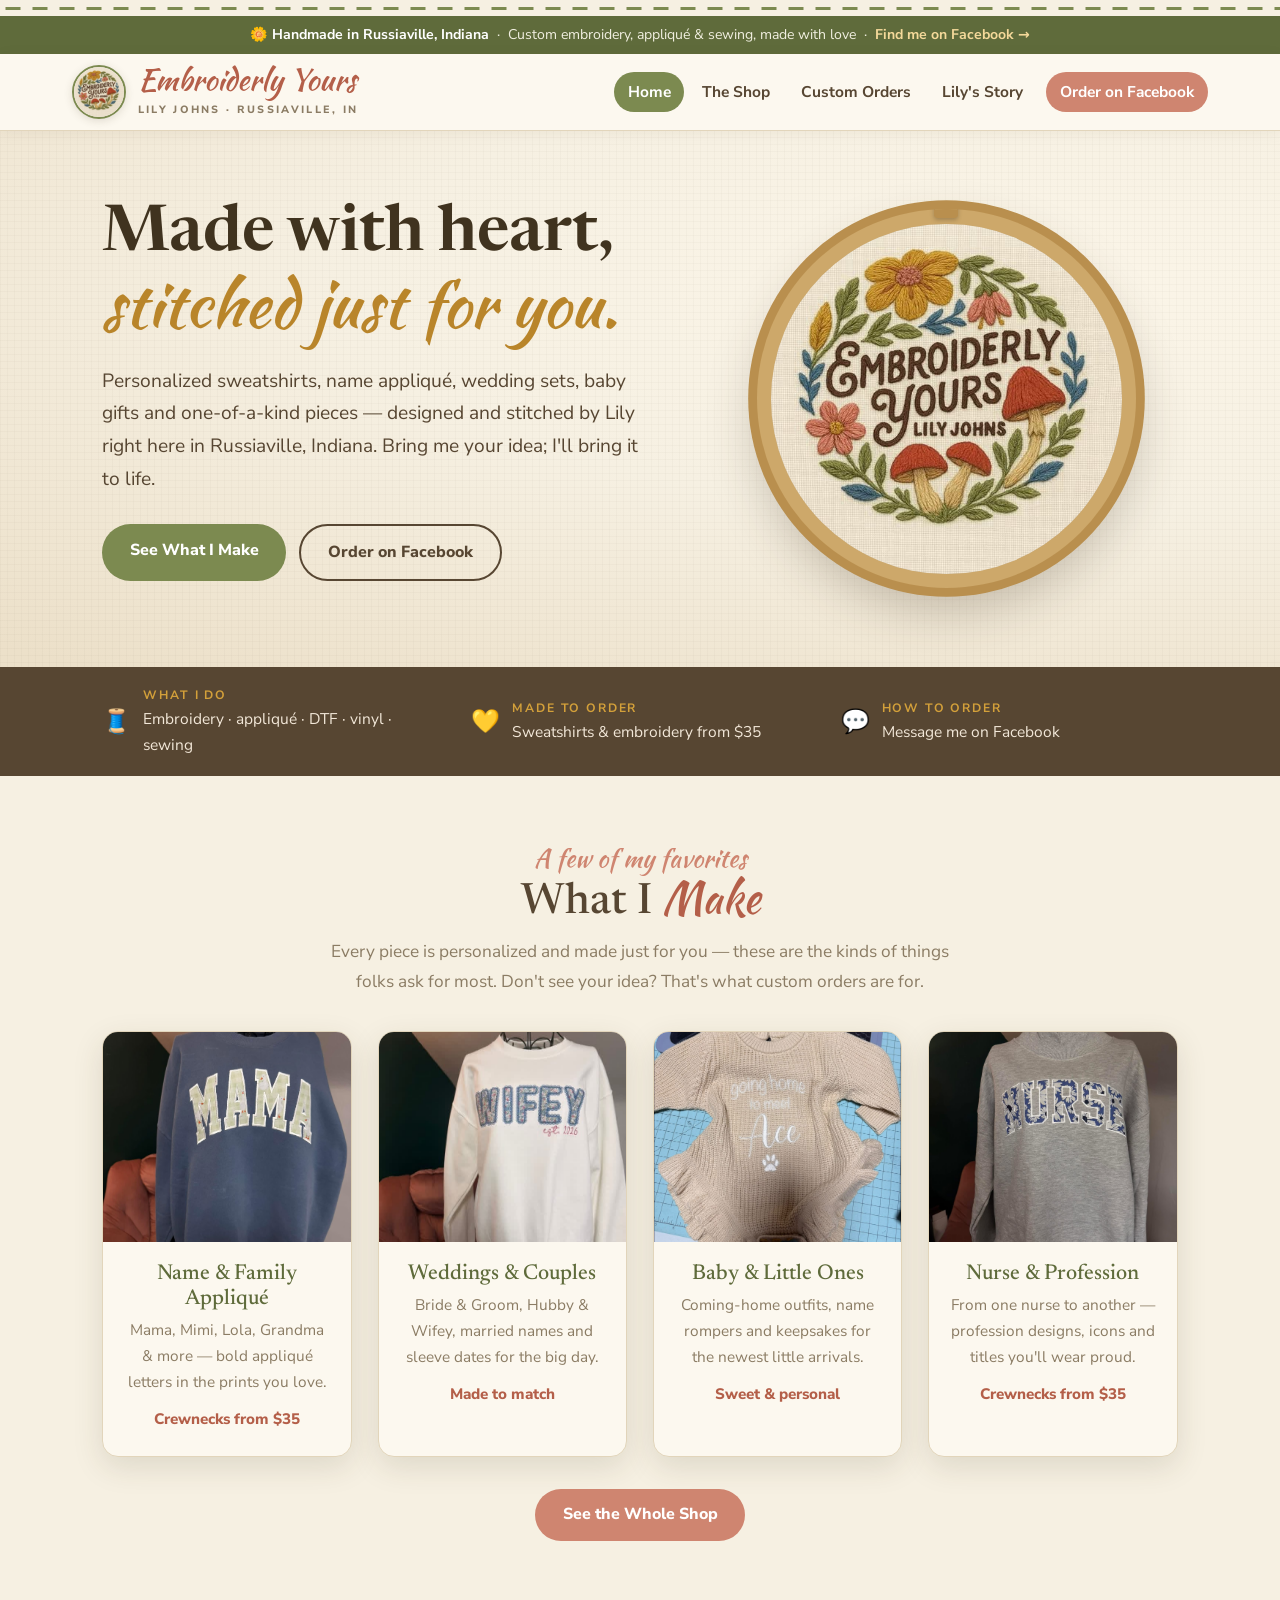
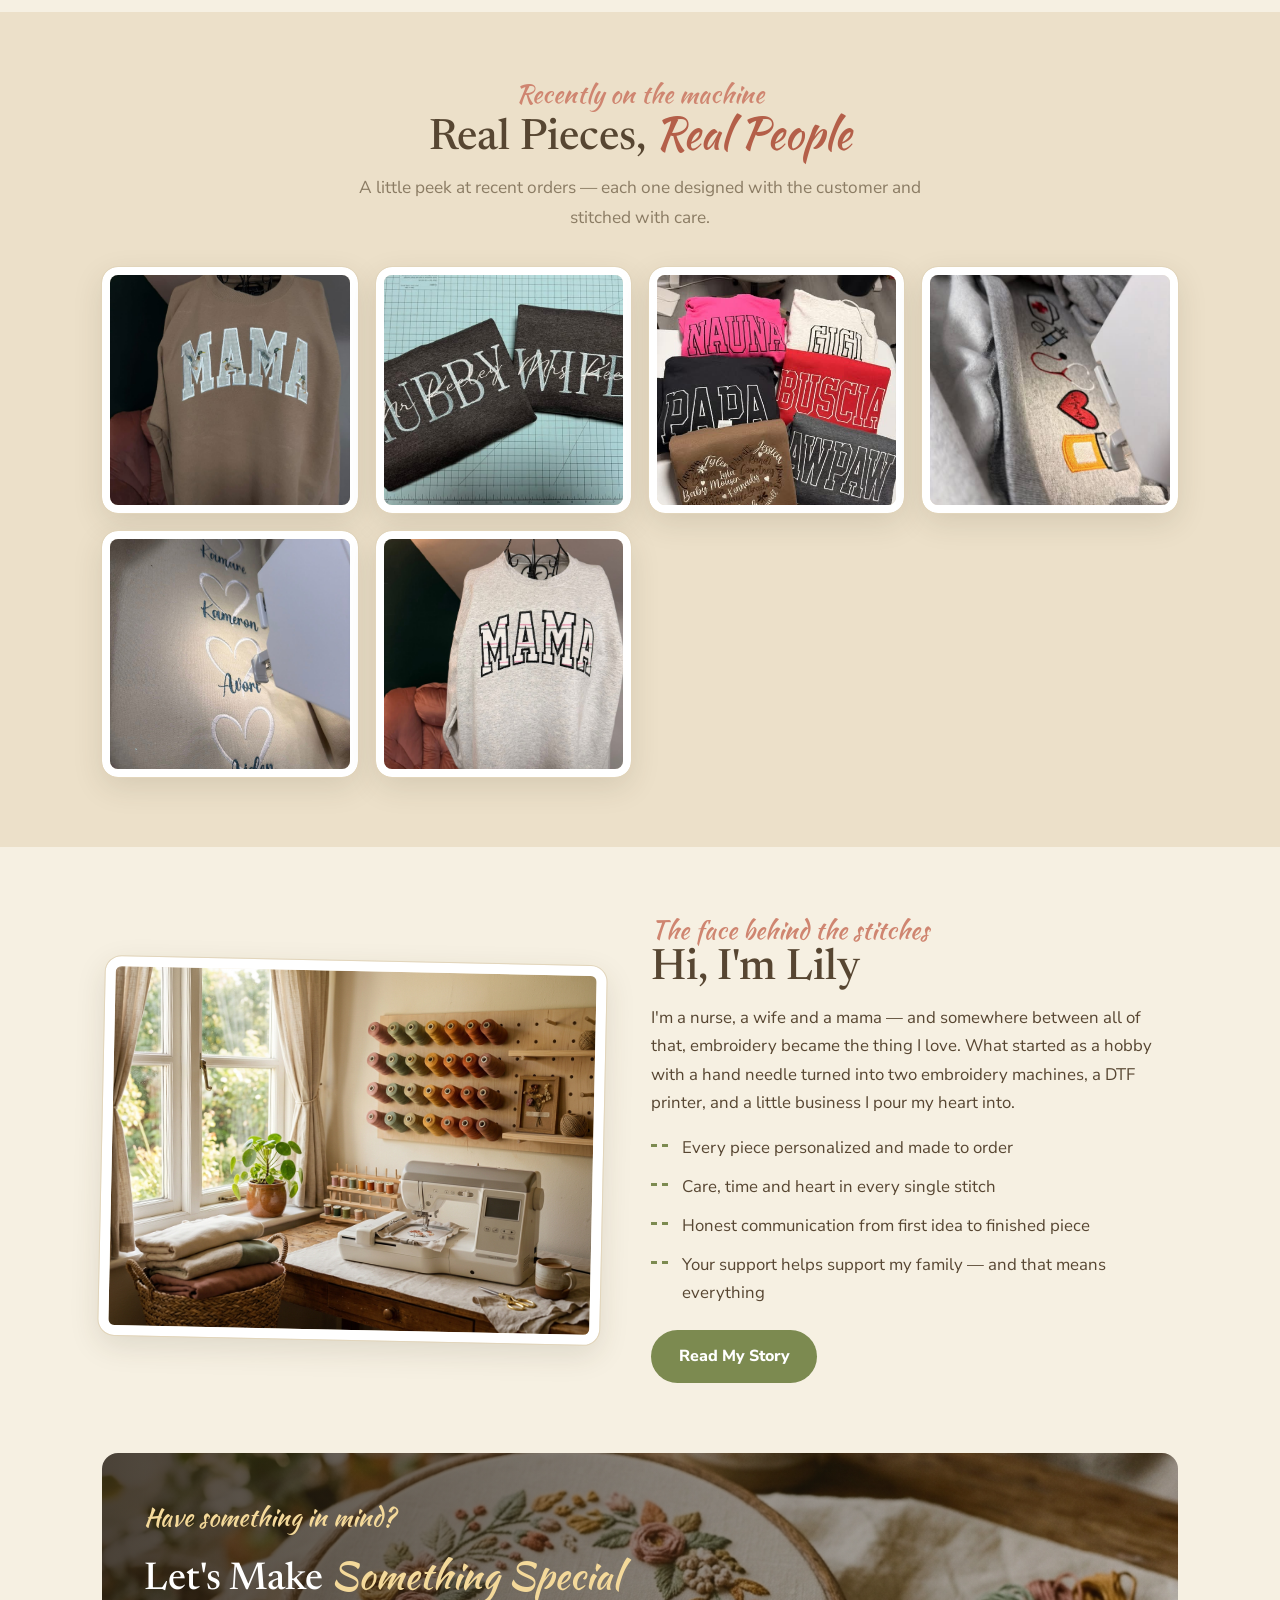
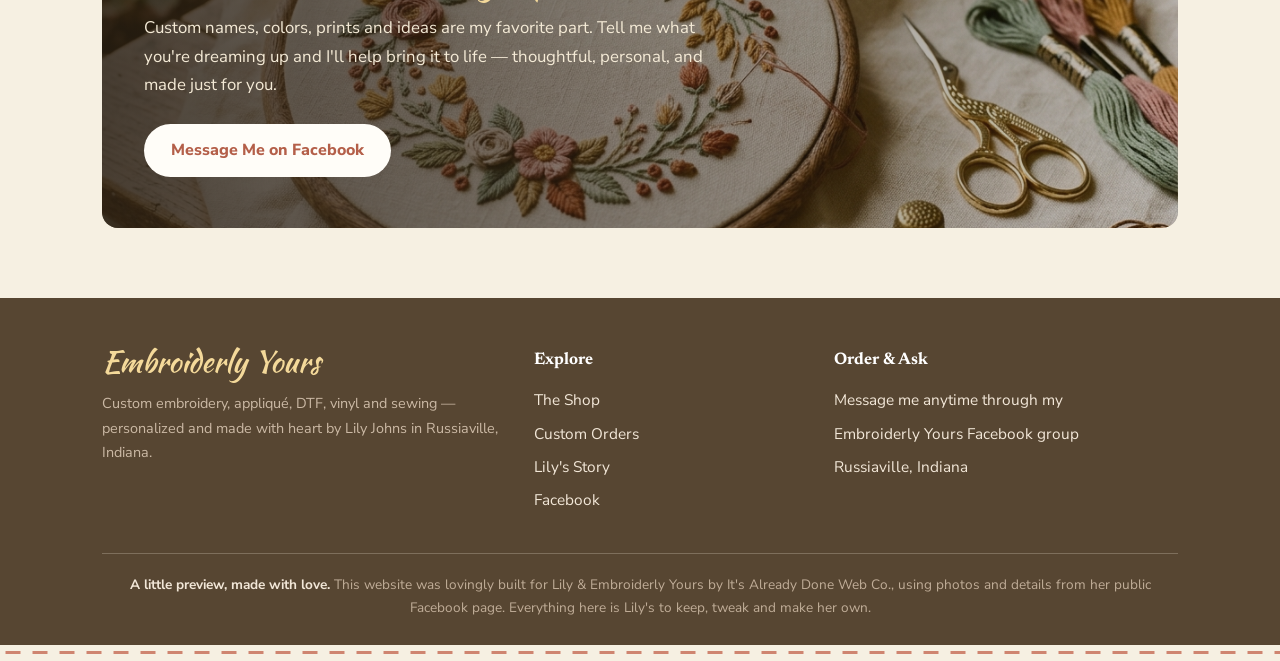
<file: index.html>
<!DOCTYPE html>
<html lang="en">
<head>
<meta charset="UTF-8">
<meta name="viewport" content="width=device-width, initial-scale=1.0">
<title>Embroiderly Yours — Custom Embroidery & Sewing · Russiaville, Indiana</title>
<meta name="description" content="Embroiderly Yours by Lily Johns — personalized appliqué, machine embroidery, DTF, vinyl and sewing, made with heart in Russiaville, Indiana. Mama & family names, weddings, baby gifts and custom pieces.">
<link rel="icon" href="data:image/svg+xml,<svg xmlns='http://www.w3.org/2000/svg' viewBox='0 0 100 100'><rect width='100' height='100' rx='20' fill='%23f6f0e2'/><circle cx='50' cy='50' r='10' fill='%23d3a03a'/><g fill='%23cf8570'><circle cx='50' cy='30' r='9'/><circle cx='50' cy='70' r='9'/><circle cx='30' cy='50' r='9'/><circle cx='70' cy='50' r='9'/></g></svg>">
<link rel="stylesheet" href="css/style.css">
</head>
<body>

<div class="stitch"></div>
<div class="topbar">🌼 <strong>Handmade in Russiaville, Indiana</strong> &nbsp;·&nbsp; Custom embroidery, appliqué &amp; sewing, made with love &nbsp;·&nbsp; <a href="https://www.facebook.com/groups/518523663008376/" target="_blank" rel="noopener">Find me on Facebook →</a></div>

<header class="site">
  <div class="nav-row">
    <a class="brand" href="index.html">
      <img class="brand-mark" src="assets/logo.jpg" alt="Embroiderly Yours logo — an embroidered floral wreath">
      <span>
        <span class="brand-name">Embroiderly Yours</span>
        <span class="brand-tag">Lily Johns · Russiaville, IN</span>
      </span>
    </a>
    <nav class="main">
      <a href="index.html" class="active">Home</a>
      <a href="shop.html">The Shop</a>
      <a href="custom.html">Custom Orders</a>
      <a href="about.html">Lily's Story</a>
      <a href="https://www.facebook.com/groups/518523663008376/" target="_blank" rel="noopener" class="cta">Order on Facebook</a>
    </nav>
  </div>
</header>

<section class="hero">
  <div class="wrap hero-inner">
    <div class="hero-text">
      <h1>Made with heart, <span class="script">stitched just for you.</span></h1>
      <p class="lede">Personalized sweatshirts, name appliqué, wedding sets, baby gifts and one-of-a-kind pieces — designed and stitched by Lily right here in Russiaville, Indiana. Bring me your idea; I'll bring it to life.</p>
      <div class="btns">
        <a class="btn btn-sage" href="shop.html">See What I Make</a>
        <a class="btn btn-outline" href="https://www.facebook.com/groups/518523663008376/" target="_blank" rel="noopener">Order on Facebook</a>
      </div>
    </div>
    <div class="hero-logo">
      <div class="hoop">
        <img src="assets/logo.jpg" alt="Embroiderly Yours logo — a hand-embroidered floral wreath with mushrooms, flowers and sage leaves ringing the words Embroiderly Yours, Lily Johns, on cream cross-stitch linen">
      </div>
    </div>
  </div>
</section>

<div class="info-strip">
  <div class="wrap">
    <div class="cell"><span class="info-ico">🧵</span><div><strong>What I do</strong> Embroidery · appliqué · DTF · vinyl · sewing</div></div>
    <div class="cell"><span class="info-ico">💛</span><div><strong>Made to order</strong> Sweatshirts &amp; embroidery from $35</div></div>
    <div class="cell"><span class="info-ico">💬</span><div><strong>How to order</strong> <a href="https://www.facebook.com/groups/518523663008376/" target="_blank" rel="noopener">Message me on Facebook</a></div></div>
  </div>
</div>

<section class="block">
  <div class="wrap center">
    <p class="eyebrow">A few of my favorites</p>
    <h2>What I <span class="script">Make</span></h2>
    <p class="sub">Every piece is personalized and made just for you — these are the kinds of things folks ask for most. Don't see your idea? That's what custom orders are for.</p>
    <div class="grid grid-4">
      <div class="card">
        <img src="assets/mama-goose.jpg" alt="A dusty-blue crewneck with MAMA in green gingham goose appliqué lettering">
        <div class="pad"><h3>Name &amp; Family Appliqué</h3><p>Mama, Mimi, Lola, Grandma &amp; more — bold appliqué letters in the prints you love.</p><span class="from">Crewnecks from $35</span></div>
      </div>
      <div class="card">
        <img src="assets/wifey-floral.jpg" alt="A white crewneck with WIFEY in floral appliqué and est. 2026 in red script">
        <div class="pad"><h3>Weddings &amp; Couples</h3><p>Bride &amp; Groom, Hubby &amp; Wifey, married names and sleeve dates for the big day.</p><span class="from">Made to match</span></div>
      </div>
      <div class="card">
        <img src="assets/baby-ace.jpg" alt="A knit baby romper embroidered with 'going home to meet Ace' and a paw print">
        <div class="pad"><h3>Baby &amp; Little Ones</h3><p>Coming-home outfits, name rompers and keepsakes for the newest little arrivals.</p><span class="from">Sweet &amp; personal</span></div>
      </div>
      <div class="card">
        <img src="assets/nurse-daisy.jpg" alt="A grey sweatshirt with NURSE in blue daisy floral appliqué lettering">
        <div class="pad"><h3>Nurse &amp; Profession</h3><p>From one nurse to another — profession designs, icons and titles you'll wear proud.</p><span class="from">Crewnecks from $35</span></div>
      </div>
    </div>
    <p style="margin-top:2rem"><a class="btn btn-rose" href="shop.html">See the Whole Shop</a></p>
  </div>
</section>

<section class="block block--deep">
  <div class="wrap center">
    <p class="eyebrow">Recently on the machine</p>
    <h2>Real Pieces, <span class="script">Real People</span></h2>
    <p class="sub">A little peek at recent orders — each one designed with the customer and stitched with care.</p>
    <div class="gallery">
      <figure><img src="assets/mama-mallard.jpg" alt="Tan crewneck with MAMA in mallard-duck appliqué letters"></figure>
      <figure><img src="assets/hubby-wifey.jpg" alt="Charcoal sweatshirts reading HUBBY and WIFEY with Mr and Mrs script names"></figure>
      <figure><img src="assets/grandparent-stack.jpg" alt="A stack of grandparent-name sweatshirts: Nauna, Gigi, Papa, Buscia, Pawpaw and a family-names design"></figure>
      <figure><img src="assets/nurse-icons.jpg" alt="A grey sweatshirt sleeve embroidered with nurse icons — cap, stethoscope, heart with heartbeat and a band-aid"></figure>
      <figure><img src="assets/baby-names.jpg" alt="Cream baby pieces embroidered with script names and little hearts"></figure>
      <figure><img src="assets/mama-stripe.jpg" alt="A heather-grey crewneck with MAMA in striped appliqué lettering"></figure>
    </div>
  </div>
</section>

<section class="block">
  <div class="wrap">
    <div class="split rev">
      <div class="split-img"><img src="assets/workspace.png" alt="Lily's cozy home studio: an embroidery machine, a pegboard of earthy thread spools, a plant and folded sweatshirts by a sunny window"></div>
      <div>
        <p class="eyebrow">The face behind the stitches</p>
        <h2>Hi, I'm Lily</h2>
        <p>I'm a nurse, a wife and a mama — and somewhere between all of that, embroidery became the thing I love. What started as a hobby with a hand needle turned into two embroidery machines, a DTF printer, and a little business I pour my heart into.</p>
        <ul class="checks">
          <li>Every piece personalized and made to order</li>
          <li>Care, time and heart in every single stitch</li>
          <li>Honest communication from first idea to finished piece</li>
          <li>Your support helps support my family — and that means everything</li>
        </ul>
        <p style="margin-top:1.4rem"><a class="btn btn-sage" href="about.html">Read My Story</a></p>
      </div>
    </div>
  </div>
</section>

<section class="block" style="padding-top:0">
  <div class="wrap">
    <div class="banner">
      <img class="bg" src="assets/custom.png" alt="An embroidery hoop with an in-progress floral wreath, small scissors and threads in earthy tones on cream linen">
      <div class="pad">
        <p class="eyebrow" style="color:#f4d99a">Have something in mind?</p>
        <h2>Let's Make <span class="script">Something Special</span></h2>
        <p>Custom names, colors, prints and ideas are my favorite part. Tell me what you're dreaming up and I'll help bring it to life — thoughtful, personal, and made just for you.</p>
        <a class="btn btn-cream" href="https://www.facebook.com/groups/518523663008376/" target="_blank" rel="noopener">Message Me on Facebook</a>
      </div>
    </div>
  </div>
</section>

<footer class="site">
  <div class="wrap">
    <div class="cols">
      <div>
        <span class="brand-name">Embroiderly Yours</span>
        <p class="small">Custom embroidery, appliqué, DTF, vinyl and sewing — personalized and made with heart by Lily Johns in Russiaville, Indiana.</p>
      </div>
      <div>
        <h4>Explore</h4>
        <ul>
          <li><a href="shop.html">The Shop</a></li>
          <li><a href="custom.html">Custom Orders</a></li>
          <li><a href="about.html">Lily's Story</a></li>
          <li><a href="https://www.facebook.com/groups/518523663008376/" target="_blank" rel="noopener">Facebook</a></li>
        </ul>
      </div>
      <div>
        <h4>Order &amp; Ask</h4>
        <ul>
          <li>Message me anytime through my</li>
          <li><a href="https://www.facebook.com/groups/518523663008376/" target="_blank" rel="noopener">Embroiderly Yours Facebook group</a></li>
          <li>Russiaville, Indiana</li>
        </ul>
      </div>
    </div>
    <div class="footnote">
      <strong>A little preview, made with love.</strong> This website was lovingly built for Lily &amp; Embroiderly Yours by It's Already Done Web Co., using photos and details from her public Facebook page. Everything here is Lily's to keep, tweak and make her own.
    </div>
  </div>
</footer>
<div class="stitch stitch--rose"></div>

<script>
  // Privacy-friendly analytics (GoatCounter) - no cookies, records host+path only
  window.goatcounter = { path: function(p) { return location.host + p; } };
</script>
<script data-goatcounter="https://flylow3d.goatcounter.com/count" async src="//gc.zgo.at/count.js"></script>
</body>
</html>
</file>
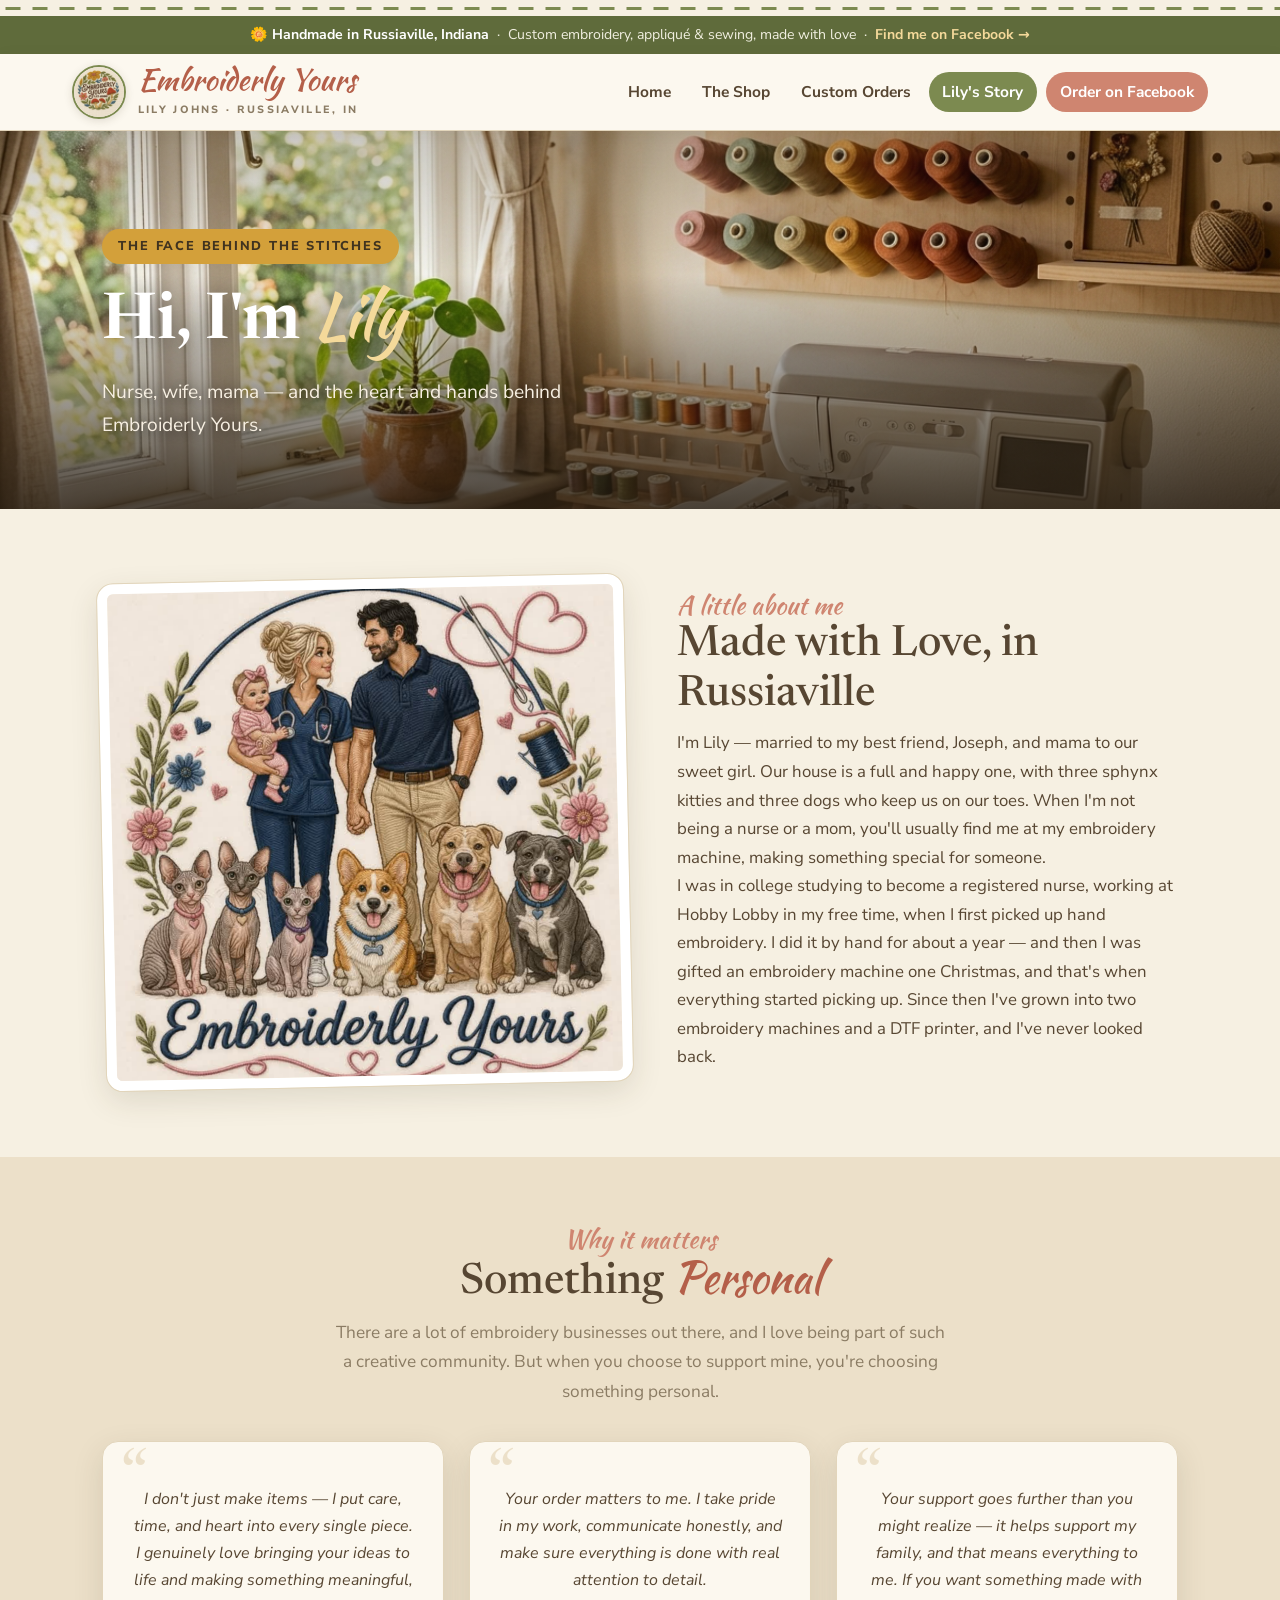
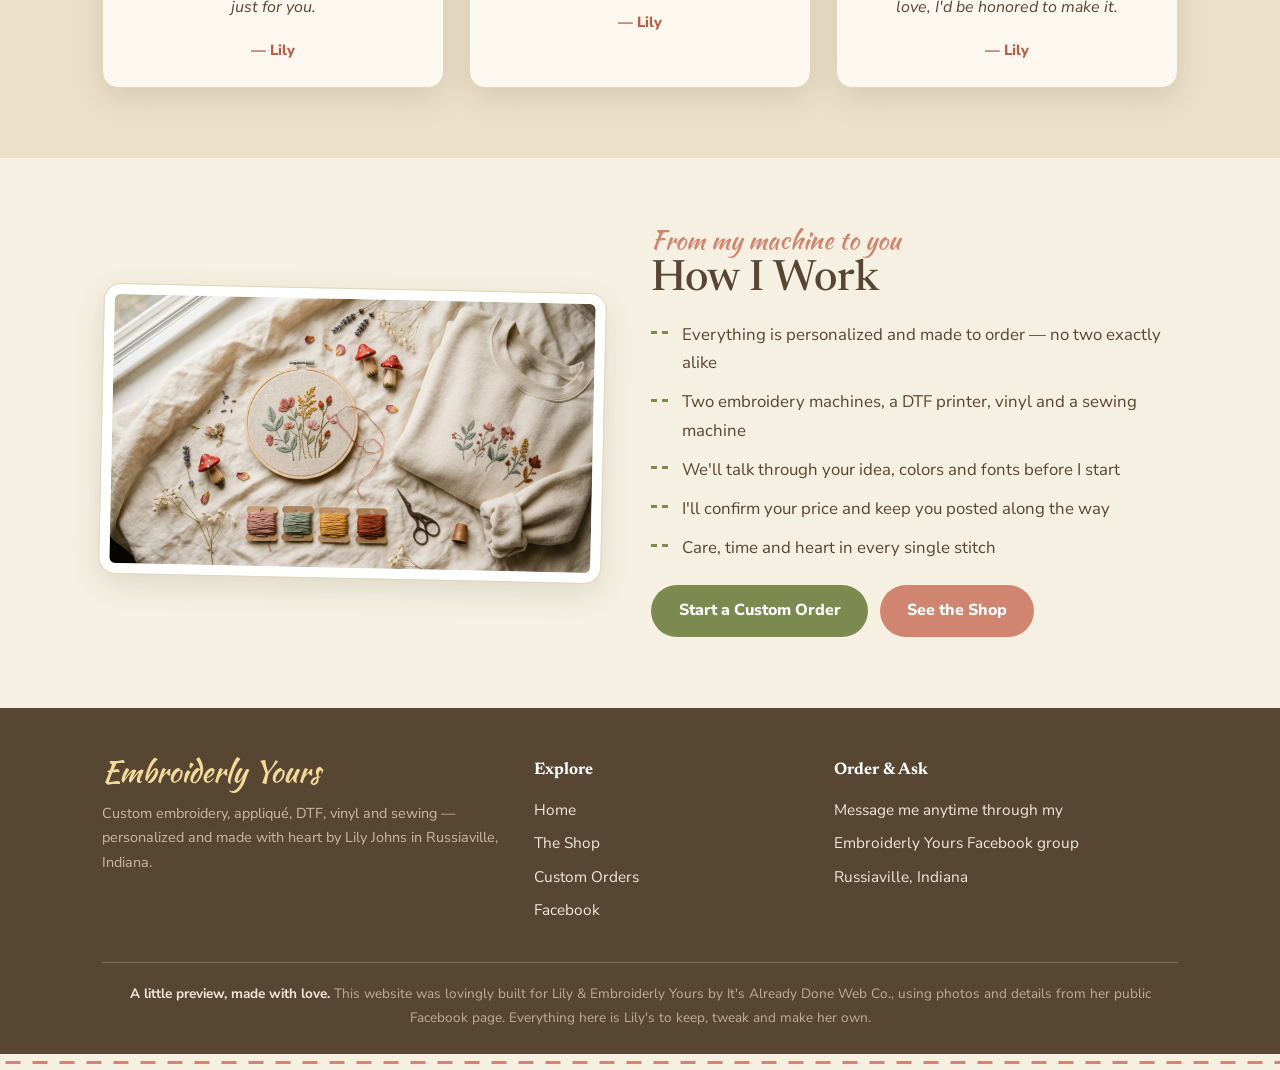
<file: about.html>
<!DOCTYPE html>
<html lang="en">
<head>
<meta charset="UTF-8">
<meta name="viewport" content="width=device-width, initial-scale=1.0">
<title>Lily's Story — Embroiderly Yours</title>
<meta name="description" content="Meet Lily Johns, the nurse and mama behind Embroiderly Yours in Russiaville, Indiana. From a hand needle to two embroidery machines — care, time and heart in every piece.">
<link rel="icon" href="data:image/svg+xml,<svg xmlns='http://www.w3.org/2000/svg' viewBox='0 0 100 100'><rect width='100' height='100' rx='20' fill='%23f6f0e2'/><circle cx='50' cy='50' r='10' fill='%23d3a03a'/><g fill='%23cf8570'><circle cx='50' cy='30' r='9'/><circle cx='50' cy='70' r='9'/><circle cx='30' cy='50' r='9'/><circle cx='70' cy='50' r='9'/></g></svg>">
<link rel="stylesheet" href="css/style.css">
</head>
<body>

<div class="stitch"></div>
<div class="topbar">🌼 <strong>Handmade in Russiaville, Indiana</strong> &nbsp;·&nbsp; Custom embroidery, appliqué &amp; sewing, made with love &nbsp;·&nbsp; <a href="https://www.facebook.com/groups/518523663008376/" target="_blank" rel="noopener">Find me on Facebook →</a></div>

<header class="site">
  <div class="nav-row">
    <a class="brand" href="index.html">
      <img class="brand-mark" src="assets/logo.jpg" alt="Embroiderly Yours logo — an embroidered floral wreath">
      <span>
        <span class="brand-name">Embroiderly Yours</span>
        <span class="brand-tag">Lily Johns · Russiaville, IN</span>
      </span>
    </a>
    <nav class="main">
      <a href="index.html">Home</a>
      <a href="shop.html">The Shop</a>
      <a href="custom.html">Custom Orders</a>
      <a href="about.html" class="active">Lily's Story</a>
      <a href="https://www.facebook.com/groups/518523663008376/" target="_blank" rel="noopener" class="cta">Order on Facebook</a>
    </nav>
  </div>
</header>

<section class="hero hero--page">
  <img class="hero-bg" src="assets/workspace.png" alt="Lily's cozy home studio with an embroidery machine, earthy thread spools and folded sweatshirts by a sunny window">
  <div class="wrap hero-inner">
    <span class="kicker">The face behind the stitches</span>
    <h1>Hi, I'm <span class="script">Lily</span></h1>
    <p class="lede">Nurse, wife, mama — and the heart and hands behind Embroiderly Yours.</p>
  </div>
</section>

<section class="block">
  <div class="wrap">
    <div class="split">
      <div class="split-img"><img src="assets/family-illustration.png" alt="An embroidered-style illustration of Lily and Joseph with their baby, three sphynx cats and three dogs, under the words Embroiderly Yours"></div>
      <div>
        <p class="eyebrow">A little about me</p>
        <h2>Made with Love, in Russiaville</h2>
        <p>I'm Lily — married to my best friend, Joseph, and mama to our sweet girl. Our house is a full and happy one, with three sphynx kitties and three dogs who keep us on our toes. When I'm not being a nurse or a mom, you'll usually find me at my embroidery machine, making something special for someone.</p>
        <p>I was in college studying to become a registered nurse, working at Hobby Lobby in my free time, when I first picked up hand embroidery. I did it by hand for about a year — and then I was gifted an embroidery machine one Christmas, and that's when everything started picking up. Since then I've grown into two embroidery machines and a DTF printer, and I've never looked back.</p>
      </div>
    </div>
  </div>
</section>

<section class="block block--deep">
  <div class="wrap center">
    <p class="eyebrow">Why it matters</p>
    <h2>Something <span class="script">Personal</span></h2>
    <p class="sub">There are a lot of embroidery businesses out there, and I love being part of such a creative community. But when you choose to support mine, you're choosing something personal.</p>
    <div class="grid grid-3">
      <div class="review">
        <p>I don't just make items — I put care, time, and heart into every single piece. I genuinely love bringing your ideas to life and making something meaningful, just for you.</p>
        <div class="who">— Lily</div>
      </div>
      <div class="review">
        <p>Your order matters to me. I take pride in my work, communicate honestly, and make sure everything is done with real attention to detail.</p>
        <div class="who">— Lily</div>
      </div>
      <div class="review">
        <p>Your support goes further than you might realize — it helps support my family, and that means everything to me. If you want something made with love, I'd be honored to make it.</p>
        <div class="who">— Lily</div>
      </div>
    </div>
  </div>
</section>

<section class="block">
  <div class="wrap">
    <div class="split rev">
      <div class="split-img"><img src="assets/hero.png" alt="An embroidery flatlay with a hoop of stitched wildflowers, threads and little toadstools on cream linen"></div>
      <div>
        <p class="eyebrow">From my machine to you</p>
        <h2>How I Work</h2>
        <ul class="checks">
          <li>Everything is personalized and made to order — no two exactly alike</li>
          <li>Two embroidery machines, a DTF printer, vinyl and a sewing machine</li>
          <li>We'll talk through your idea, colors and fonts before I start</li>
          <li>I'll confirm your price and keep you posted along the way</li>
          <li>Care, time and heart in every single stitch</li>
        </ul>
        <p style="margin-top:1.4rem"><a class="btn btn-sage" href="custom.html">Start a Custom Order</a> &nbsp; <a class="btn btn-rose" href="shop.html">See the Shop</a></p>
      </div>
    </div>
  </div>
</section>

<footer class="site">
  <div class="wrap">
    <div class="cols">
      <div>
        <span class="brand-name">Embroiderly Yours</span>
        <p class="small">Custom embroidery, appliqué, DTF, vinyl and sewing — personalized and made with heart by Lily Johns in Russiaville, Indiana.</p>
      </div>
      <div>
        <h4>Explore</h4>
        <ul>
          <li><a href="index.html">Home</a></li>
          <li><a href="shop.html">The Shop</a></li>
          <li><a href="custom.html">Custom Orders</a></li>
          <li><a href="https://www.facebook.com/groups/518523663008376/" target="_blank" rel="noopener">Facebook</a></li>
        </ul>
      </div>
      <div>
        <h4>Order &amp; Ask</h4>
        <ul>
          <li>Message me anytime through my</li>
          <li><a href="https://www.facebook.com/groups/518523663008376/" target="_blank" rel="noopener">Embroiderly Yours Facebook group</a></li>
          <li>Russiaville, Indiana</li>
        </ul>
      </div>
    </div>
    <div class="footnote">
      <strong>A little preview, made with love.</strong> This website was lovingly built for Lily &amp; Embroiderly Yours by It's Already Done Web Co., using photos and details from her public Facebook page. Everything here is Lily's to keep, tweak and make her own.
    </div>
  </div>
</footer>
<div class="stitch stitch--rose"></div>

<script>
  window.goatcounter = { path: function(p) { return location.host + p; } };
</script>
<script data-goatcounter="https://flylow3d.goatcounter.com/count" async src="//gc.zgo.at/count.js"></script>
</body>
</html>
</file>
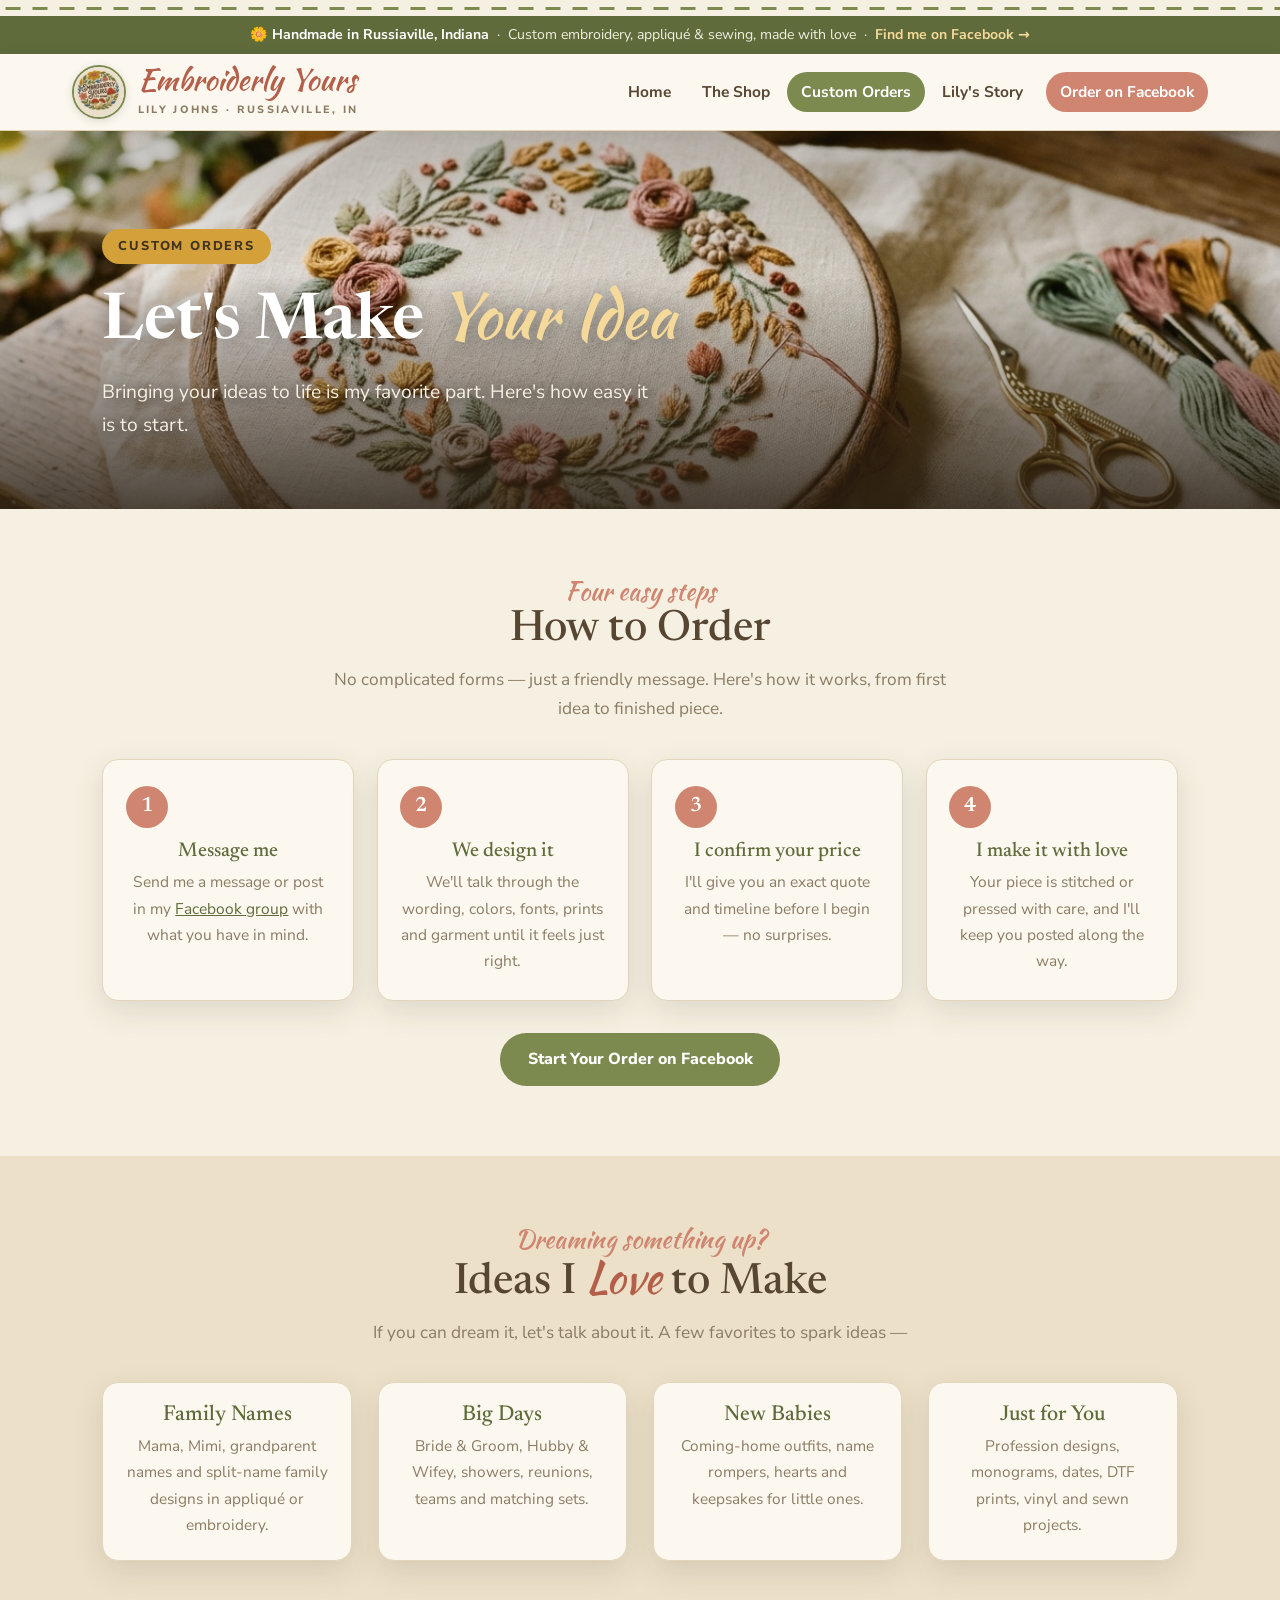
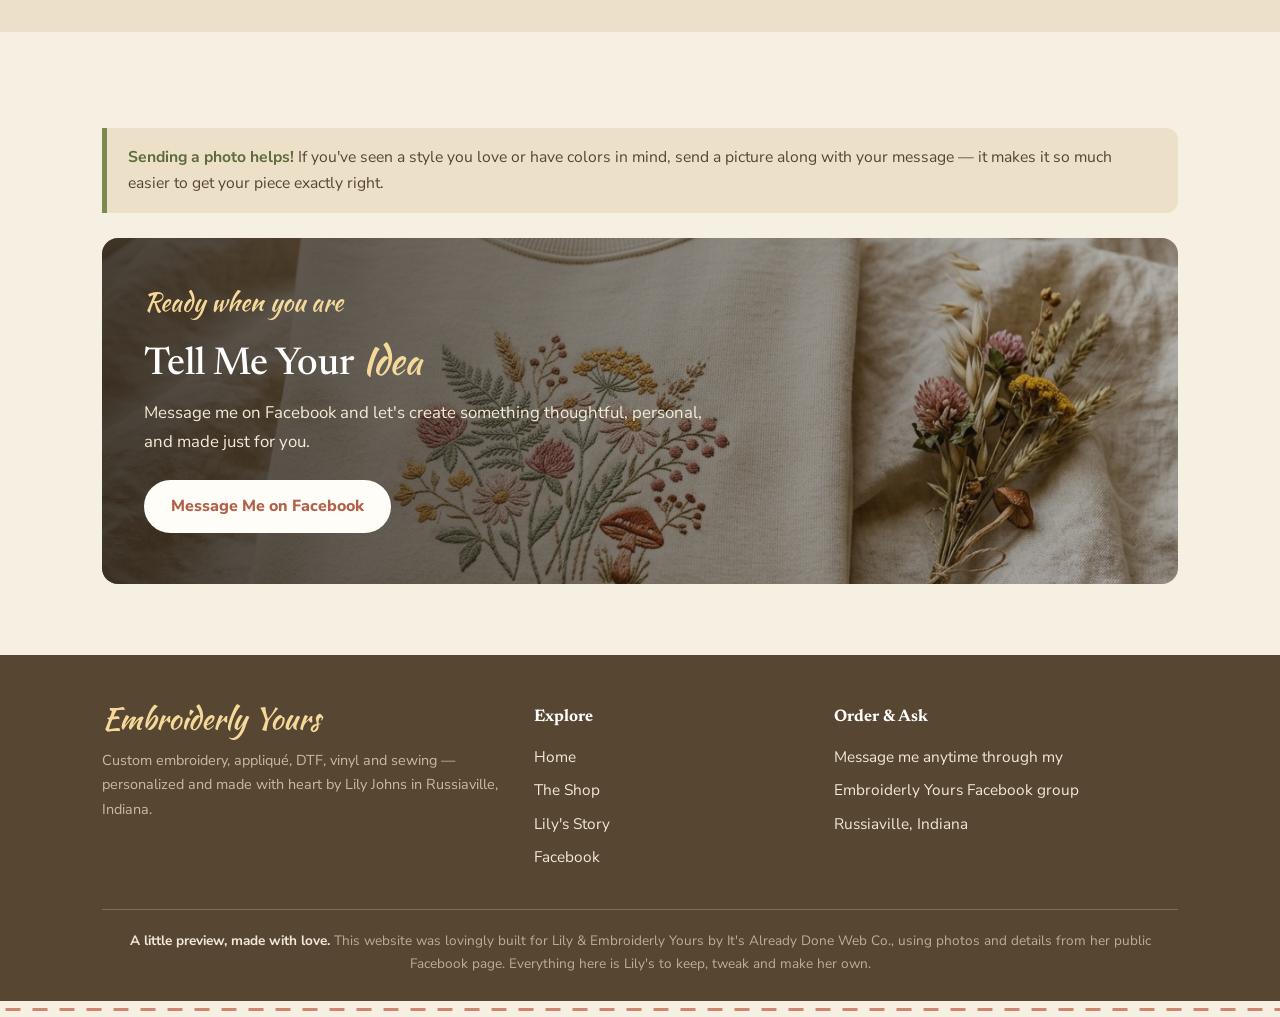
<file: custom.html>
<!DOCTYPE html>
<html lang="en">
<head>
<meta charset="UTF-8">
<meta name="viewport" content="width=device-width, initial-scale=1.0">
<title>Custom Orders — Embroiderly Yours</title>
<meta name="description" content="How to order a custom piece from Embroiderly Yours. Tell Lily your idea on Facebook — names, appliqué, embroidery, DTF or sewing — and she'll bring it to life in Russiaville, Indiana.">
<link rel="icon" href="data:image/svg+xml,<svg xmlns='http://www.w3.org/2000/svg' viewBox='0 0 100 100'><rect width='100' height='100' rx='20' fill='%23f6f0e2'/><circle cx='50' cy='50' r='10' fill='%23d3a03a'/><g fill='%23cf8570'><circle cx='50' cy='30' r='9'/><circle cx='50' cy='70' r='9'/><circle cx='30' cy='50' r='9'/><circle cx='70' cy='50' r='9'/></g></svg>">
<link rel="stylesheet" href="css/style.css">
</head>
<body>

<div class="stitch"></div>
<div class="topbar">🌼 <strong>Handmade in Russiaville, Indiana</strong> &nbsp;·&nbsp; Custom embroidery, appliqué &amp; sewing, made with love &nbsp;·&nbsp; <a href="https://www.facebook.com/groups/518523663008376/" target="_blank" rel="noopener">Find me on Facebook →</a></div>

<header class="site">
  <div class="nav-row">
    <a class="brand" href="index.html">
      <img class="brand-mark" src="assets/logo.jpg" alt="Embroiderly Yours logo — an embroidered floral wreath">
      <span>
        <span class="brand-name">Embroiderly Yours</span>
        <span class="brand-tag">Lily Johns · Russiaville, IN</span>
      </span>
    </a>
    <nav class="main">
      <a href="index.html">Home</a>
      <a href="shop.html">The Shop</a>
      <a href="custom.html" class="active">Custom Orders</a>
      <a href="about.html">Lily's Story</a>
      <a href="https://www.facebook.com/groups/518523663008376/" target="_blank" rel="noopener" class="cta">Order on Facebook</a>
    </nav>
  </div>
</header>

<section class="hero hero--page">
  <img class="hero-bg" src="assets/custom.png" alt="An embroidery hoop with an in-progress floral wreath, small scissors and threads in earthy tones on cream linen">
  <div class="wrap hero-inner">
    <span class="kicker">Custom Orders</span>
    <h1>Let's Make <span class="script">Your Idea</span></h1>
    <p class="lede">Bringing your ideas to life is my favorite part. Here's how easy it is to start.</p>
  </div>
</section>

<section class="block">
  <div class="wrap center">
    <p class="eyebrow">Four easy steps</p>
    <h2>How to Order</h2>
    <p class="sub">No complicated forms — just a friendly message. Here's how it works, from first idea to finished piece.</p>
    <div class="steps">
      <div class="step">
        <div class="num">1</div>
        <h3>Message me</h3>
        <p>Send me a message or post in my <a href="https://www.facebook.com/groups/518523663008376/" target="_blank" rel="noopener">Facebook group</a> with what you have in mind.</p>
      </div>
      <div class="step">
        <div class="num">2</div>
        <h3>We design it</h3>
        <p>We'll talk through the wording, colors, fonts, prints and garment until it feels just right.</p>
      </div>
      <div class="step">
        <div class="num">3</div>
        <h3>I confirm your price</h3>
        <p>I'll give you an exact quote and timeline before I begin — no surprises.</p>
      </div>
      <div class="step">
        <div class="num">4</div>
        <h3>I make it with love</h3>
        <p>Your piece is stitched or pressed with care, and I'll keep you posted along the way.</p>
      </div>
    </div>
    <p style="margin-top:2rem"><a class="btn btn-sage" href="https://www.facebook.com/groups/518523663008376/" target="_blank" rel="noopener">Start Your Order on Facebook</a></p>
  </div>
</section>

<section class="block block--deep">
  <div class="wrap center">
    <p class="eyebrow">Dreaming something up?</p>
    <h2>Ideas I <span class="script">Love</span> to Make</h2>
    <p class="sub">If you can dream it, let's talk about it. A few favorites to spark ideas —</p>
    <div class="grid grid-4">
      <div class="card"><div class="pad"><h3>Family Names</h3><p>Mama, Mimi, grandparent names and split-name family designs in appliqué or embroidery.</p></div></div>
      <div class="card"><div class="pad"><h3>Big Days</h3><p>Bride &amp; Groom, Hubby &amp; Wifey, showers, reunions, teams and matching sets.</p></div></div>
      <div class="card"><div class="pad"><h3>New Babies</h3><p>Coming-home outfits, name rompers, hearts and keepsakes for little ones.</p></div></div>
      <div class="card"><div class="pad"><h3>Just for You</h3><p>Profession designs, monograms, dates, DTF prints, vinyl and sewn projects.</p></div></div>
    </div>
  </div>
</section>

<section class="block">
  <div class="wrap">
    <div class="tip"><strong>Sending a photo helps!</strong> If you've seen a style you love or have colors in mind, send a picture along with your message — it makes it so much easier to get your piece exactly right.</div>
    <div class="banner" style="margin-top:1.6rem">
      <img class="bg" src="assets/embroidery.png" alt="A folded cream sweatshirt with delicate embroidered wildflowers on cream linen">
      <div class="pad">
        <p class="eyebrow" style="color:#f4d99a">Ready when you are</p>
        <h2>Tell Me Your <span class="script">Idea</span></h2>
        <p>Message me on Facebook and let's create something thoughtful, personal, and made just for you.</p>
        <a class="btn btn-cream" href="https://www.facebook.com/groups/518523663008376/" target="_blank" rel="noopener">Message Me on Facebook</a>
      </div>
    </div>
  </div>
</section>

<footer class="site">
  <div class="wrap">
    <div class="cols">
      <div>
        <span class="brand-name">Embroiderly Yours</span>
        <p class="small">Custom embroidery, appliqué, DTF, vinyl and sewing — personalized and made with heart by Lily Johns in Russiaville, Indiana.</p>
      </div>
      <div>
        <h4>Explore</h4>
        <ul>
          <li><a href="index.html">Home</a></li>
          <li><a href="shop.html">The Shop</a></li>
          <li><a href="about.html">Lily's Story</a></li>
          <li><a href="https://www.facebook.com/groups/518523663008376/" target="_blank" rel="noopener">Facebook</a></li>
        </ul>
      </div>
      <div>
        <h4>Order &amp; Ask</h4>
        <ul>
          <li>Message me anytime through my</li>
          <li><a href="https://www.facebook.com/groups/518523663008376/" target="_blank" rel="noopener">Embroiderly Yours Facebook group</a></li>
          <li>Russiaville, Indiana</li>
        </ul>
      </div>
    </div>
    <div class="footnote">
      <strong>A little preview, made with love.</strong> This website was lovingly built for Lily &amp; Embroiderly Yours by It's Already Done Web Co., using photos and details from her public Facebook page. Everything here is Lily's to keep, tweak and make her own.
    </div>
  </div>
</footer>
<div class="stitch stitch--rose"></div>

<script>
  window.goatcounter = { path: function(p) { return location.host + p; } };
</script>
<script data-goatcounter="https://flylow3d.goatcounter.com/count" async src="//gc.zgo.at/count.js"></script>
</body>
</html>
</file>
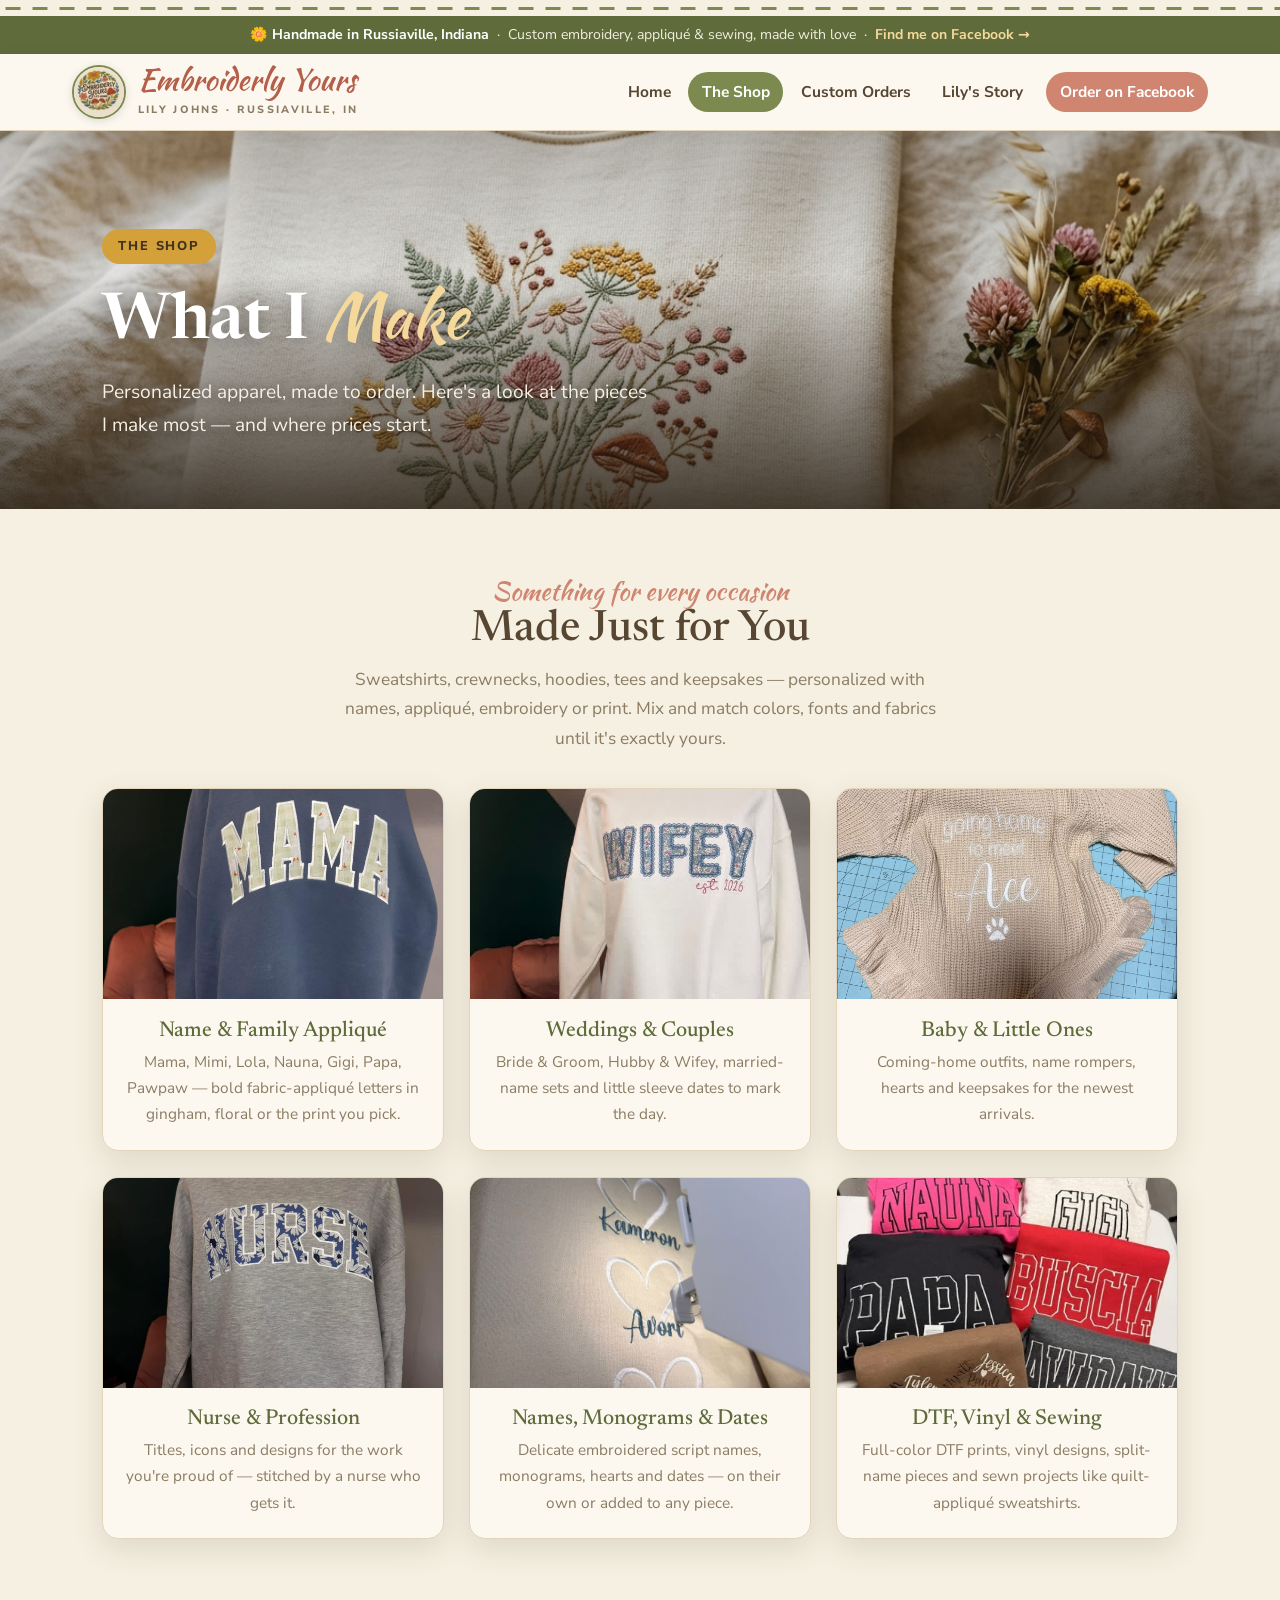
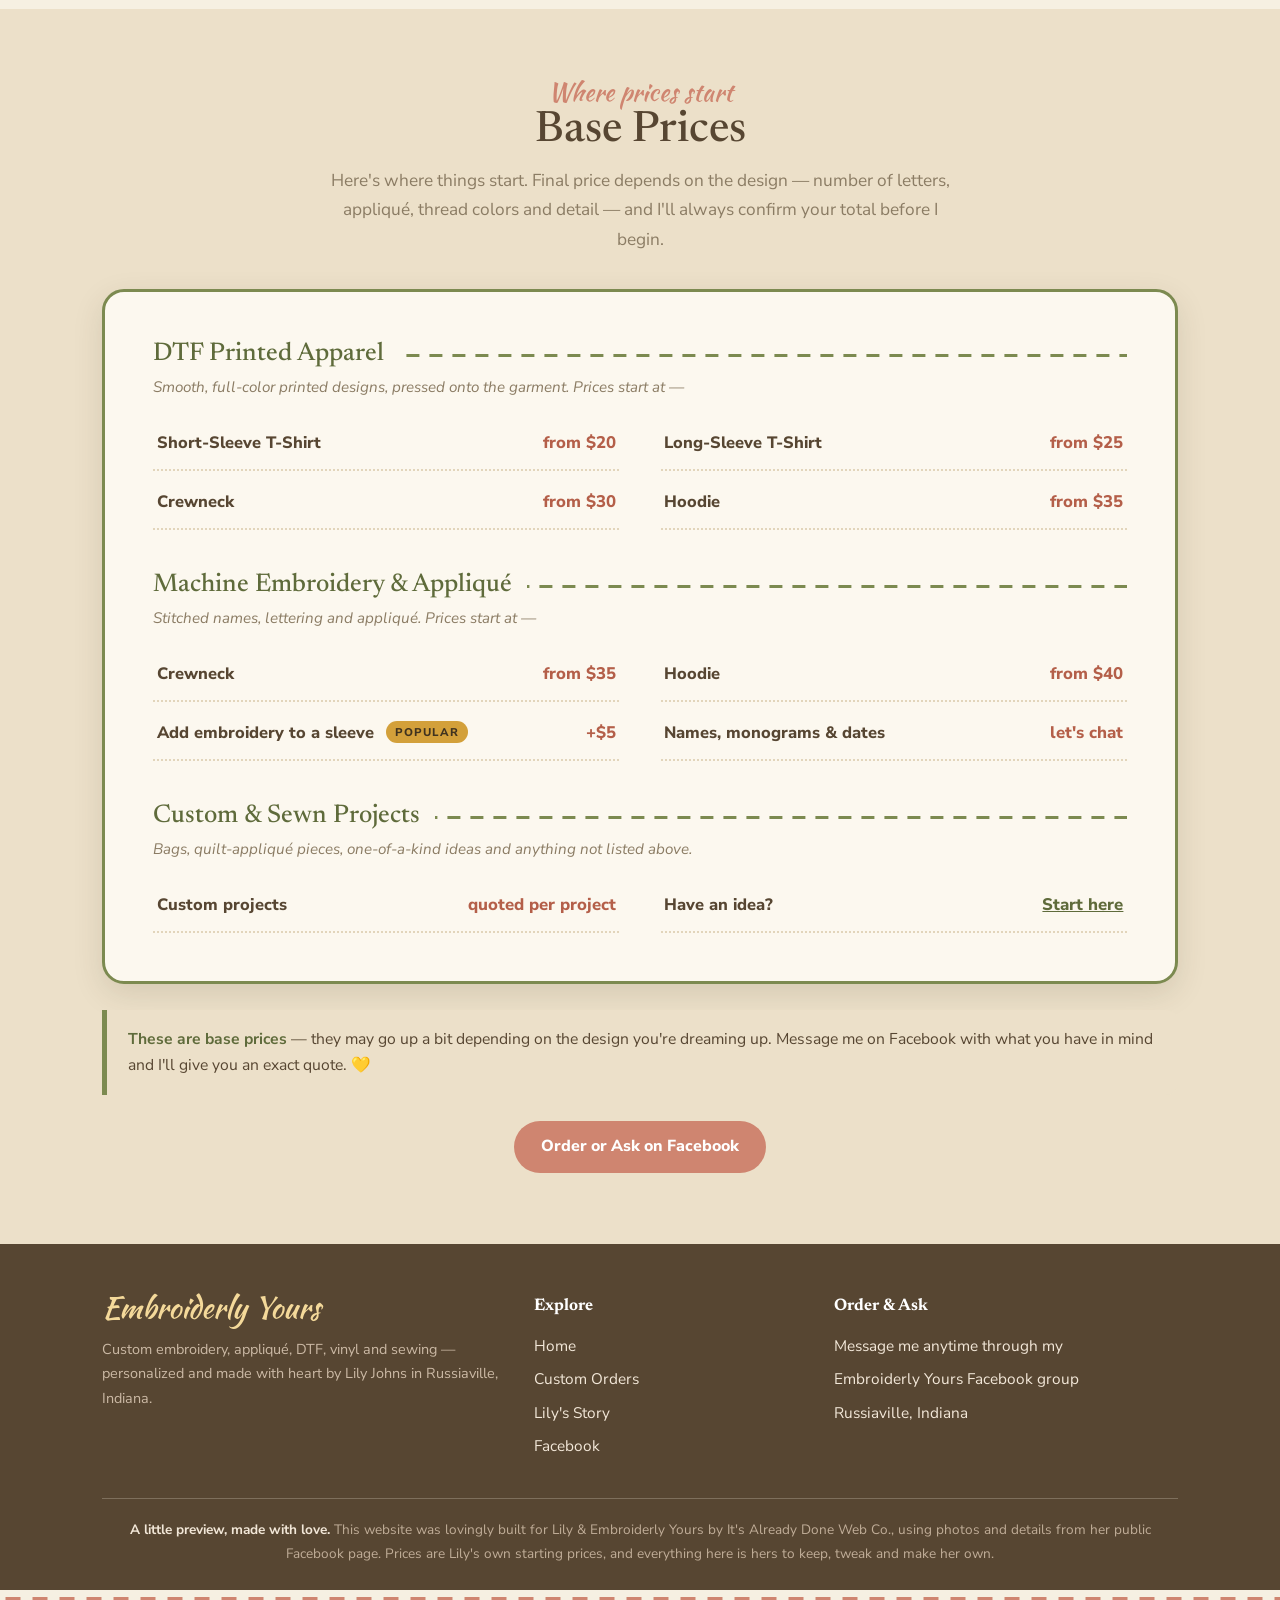
<file: shop.html>
<!DOCTYPE html>
<html lang="en">
<head>
<meta charset="UTF-8">
<meta name="viewport" content="width=device-width, initial-scale=1.0">
<title>The Shop — Embroiderly Yours · Prices &amp; What I Make</title>
<meta name="description" content="What Lily makes at Embroiderly Yours: appliqué names, machine embroidery, DTF printed apparel, vinyl and sewing — with starting prices. Personalized sweatshirts, hoodies, wedding sets and baby gifts.">
<link rel="icon" href="data:image/svg+xml,<svg xmlns='http://www.w3.org/2000/svg' viewBox='0 0 100 100'><rect width='100' height='100' rx='20' fill='%23f6f0e2'/><circle cx='50' cy='50' r='10' fill='%23d3a03a'/><g fill='%23cf8570'><circle cx='50' cy='30' r='9'/><circle cx='50' cy='70' r='9'/><circle cx='30' cy='50' r='9'/><circle cx='70' cy='50' r='9'/></g></svg>">
<link rel="stylesheet" href="css/style.css">
</head>
<body>

<div class="stitch"></div>
<div class="topbar">🌼 <strong>Handmade in Russiaville, Indiana</strong> &nbsp;·&nbsp; Custom embroidery, appliqué &amp; sewing, made with love &nbsp;·&nbsp; <a href="https://www.facebook.com/groups/518523663008376/" target="_blank" rel="noopener">Find me on Facebook →</a></div>

<header class="site">
  <div class="nav-row">
    <a class="brand" href="index.html">
      <img class="brand-mark" src="assets/logo.jpg" alt="Embroiderly Yours logo — an embroidered floral wreath">
      <span>
        <span class="brand-name">Embroiderly Yours</span>
        <span class="brand-tag">Lily Johns · Russiaville, IN</span>
      </span>
    </a>
    <nav class="main">
      <a href="index.html">Home</a>
      <a href="shop.html" class="active">The Shop</a>
      <a href="custom.html">Custom Orders</a>
      <a href="about.html">Lily's Story</a>
      <a href="https://www.facebook.com/groups/518523663008376/" target="_blank" rel="noopener" class="cta">Order on Facebook</a>
    </nav>
  </div>
</header>

<section class="hero hero--page">
  <img class="hero-bg" src="assets/embroidery.png" alt="A folded cream sweatshirt with delicate embroidered wildflowers on cream linen">
  <div class="wrap hero-inner">
    <span class="kicker">The Shop</span>
    <h1>What I <span class="script">Make</span></h1>
    <p class="lede">Personalized apparel, made to order. Here's a look at the pieces I make most — and where prices start.</p>
  </div>
</section>

<section class="block">
  <div class="wrap center">
    <p class="eyebrow">Something for every occasion</p>
    <h2>Made Just for You</h2>
    <p class="sub">Sweatshirts, crewnecks, hoodies, tees and keepsakes — personalized with names, appliqué, embroidery or print. Mix and match colors, fonts and fabrics until it's exactly yours.</p>
    <div class="grid grid-3">
      <div class="card">
        <img src="assets/mama-goose.jpg" alt="Dusty-blue MAMA crewneck in green gingham goose appliqué">
        <div class="pad"><h3>Name &amp; Family Appliqué</h3><p>Mama, Mimi, Lola, Nauna, Gigi, Papa, Pawpaw — bold fabric-appliqué letters in gingham, floral or the print you pick.</p></div>
      </div>
      <div class="card">
        <img src="assets/wifey-floral.jpg" alt="White WIFEY crewneck in floral appliqué with est. 2026">
        <div class="pad"><h3>Weddings &amp; Couples</h3><p>Bride &amp; Groom, Hubby &amp; Wifey, married-name sets and little sleeve dates to mark the day.</p></div>
      </div>
      <div class="card">
        <img src="assets/baby-ace.jpg" alt="Knit baby romper embroidered with 'going home to meet Ace'">
        <div class="pad"><h3>Baby &amp; Little Ones</h3><p>Coming-home outfits, name rompers, hearts and keepsakes for the newest arrivals.</p></div>
      </div>
      <div class="card">
        <img src="assets/nurse-daisy.jpg" alt="Grey NURSE sweatshirt in blue daisy appliqué">
        <div class="pad"><h3>Nurse &amp; Profession</h3><p>Titles, icons and designs for the work you're proud of — stitched by a nurse who gets it.</p></div>
      </div>
      <div class="card">
        <img src="assets/baby-names.jpg" alt="Cream pieces embroidered with script names and hearts">
        <div class="pad"><h3>Names, Monograms &amp; Dates</h3><p>Delicate embroidered script names, monograms, hearts and dates — on their own or added to any piece.</p></div>
      </div>
      <div class="card">
        <img src="assets/grandparent-stack.jpg" alt="Stack of grandparent-name sweatshirts and a family-names design">
        <div class="pad"><h3>DTF, Vinyl &amp; Sewing</h3><p>Full-color DTF prints, vinyl designs, split-name pieces and sewn projects like quilt-appliqué sweatshirts.</p></div>
      </div>
    </div>
  </div>
</section>

<section class="block block--deep">
  <div class="wrap">
    <div class="center">
      <p class="eyebrow">Where prices start</p>
      <h2>Base Prices</h2>
      <p class="sub">Here's where things start. Final price depends on the design — number of letters, appliqué, thread colors and detail — and I'll always confirm your total before I begin.</p>
    </div>
    <div class="menu-board">
      <div class="menu-section">
        <h3>DTF Printed Apparel</h3>
        <p class="note">Smooth, full-color printed designs, pressed onto the garment. Prices start at —</p>
        <div class="menu-items">
          <div class="mi"><span class="n">Short-Sleeve T-Shirt</span><span class="p">from $20</span></div>
          <div class="mi"><span class="n">Long-Sleeve T-Shirt</span><span class="p">from $25</span></div>
          <div class="mi"><span class="n">Crewneck</span><span class="p">from $30</span></div>
          <div class="mi"><span class="n">Hoodie</span><span class="p">from $35</span></div>
        </div>
      </div>
      <div class="menu-section">
        <h3>Machine Embroidery &amp; Appliqué</h3>
        <p class="note">Stitched names, lettering and appliqué. Prices start at —</p>
        <div class="menu-items">
          <div class="mi"><span class="n">Crewneck</span><span class="p">from $35</span></div>
          <div class="mi"><span class="n">Hoodie</span><span class="p">from $40</span></div>
          <div class="mi"><span class="n">Add embroidery to a sleeve <span class="pill">popular</span></span><span class="p">+$5</span></div>
          <div class="mi"><span class="n">Names, monograms &amp; dates</span><span class="p">let's chat</span></div>
        </div>
      </div>
      <div class="menu-section">
        <h3>Custom &amp; Sewn Projects</h3>
        <p class="note">Bags, quilt-appliqué pieces, one-of-a-kind ideas and anything not listed above.</p>
        <div class="menu-items">
          <div class="mi"><span class="n">Custom projects</span><span class="p">quoted per project</span></div>
          <div class="mi"><span class="n">Have an idea?</span><span class="p"><a href="custom.html">Start here</a></span></div>
        </div>
      </div>
    </div>
    <div class="tip"><strong>These are base prices</strong> — they may go up a bit depending on the design you're dreaming up. Message me on Facebook with what you have in mind and I'll give you an exact quote. 💛</div>
    <p class="center" style="margin-top:1.6rem"><a class="btn btn-rose" href="https://www.facebook.com/groups/518523663008376/" target="_blank" rel="noopener">Order or Ask on Facebook</a></p>
  </div>
</section>

<footer class="site">
  <div class="wrap">
    <div class="cols">
      <div>
        <span class="brand-name">Embroiderly Yours</span>
        <p class="small">Custom embroidery, appliqué, DTF, vinyl and sewing — personalized and made with heart by Lily Johns in Russiaville, Indiana.</p>
      </div>
      <div>
        <h4>Explore</h4>
        <ul>
          <li><a href="index.html">Home</a></li>
          <li><a href="custom.html">Custom Orders</a></li>
          <li><a href="about.html">Lily's Story</a></li>
          <li><a href="https://www.facebook.com/groups/518523663008376/" target="_blank" rel="noopener">Facebook</a></li>
        </ul>
      </div>
      <div>
        <h4>Order &amp; Ask</h4>
        <ul>
          <li>Message me anytime through my</li>
          <li><a href="https://www.facebook.com/groups/518523663008376/" target="_blank" rel="noopener">Embroiderly Yours Facebook group</a></li>
          <li>Russiaville, Indiana</li>
        </ul>
      </div>
    </div>
    <div class="footnote">
      <strong>A little preview, made with love.</strong> This website was lovingly built for Lily &amp; Embroiderly Yours by It's Already Done Web Co., using photos and details from her public Facebook page. Prices are Lily's own starting prices, and everything here is hers to keep, tweak and make her own.
    </div>
  </div>
</footer>
<div class="stitch stitch--rose"></div>

<script>
  window.goatcounter = { path: function(p) { return location.host + p; } };
</script>
<script data-goatcounter="https://flylow3d.goatcounter.com/count" async src="//gc.zgo.at/count.js"></script>
</body>
</html>
</file>
<file: css/style.css>
/* ============================================================
   Embroiderly Yours — cottagecore machine embroidery & sewing
   Cream linen · walnut thread · sage · dusty rose · goldenrod · mushroom rust
   Fonts: Kaushan Script (wordmark/accents) + Newsreader (headings) + Nunito Sans (body)
   Signature motif: running-stitch dashes + aida-cloth cross-stitch texture
   ============================================================ */

@import url('https://fonts.googleapis.com/css2?family=Kaushan+Script&family=Newsreader:ital,opsz,wght@0,6..72,400;0,6..72,500;0,6..72,600;1,6..72,400;1,6..72,500&family=Nunito+Sans:ital,wght@0,400;0,600;0,700;0,800;1,400&display=swap');

:root {
  --cream: #f6f0e2;
  --cream-deep: #ece0c9;
  --panel: #fcf8ef;
  --line: #e2d5bb;
  --walnut: #574632;
  --walnut-deep: #40331f;
  --muted: #8b7c64;
  --sage: #7c8a50;
  --sage-deep: #5f6b3b;
  --rose: #cf8570;
  --rose-deep: #b45f49;
  --gold: #d3a03a;
  --gold-deep: #b9852a;
  --mush: #ab4a30;
  --blue: #6d89a3;
  --radius: 16px;
  --shadow: 0 10px 30px rgba(64, 51, 31, 0.13);
}

* { margin: 0; padding: 0; box-sizing: border-box; }
html { scroll-behavior: smooth; }

body {
  overflow-x: hidden;
  background: var(--cream);
  color: var(--walnut);
  font-family: 'Nunito Sans', system-ui, sans-serif;
  font-size: 1.05rem;
  line-height: 1.7;
}

img { max-width: 100%; display: block; }
::selection { background: var(--sage); color: #fff; }

h1, h2, h3 { font-family: 'Newsreader', Georgia, serif; font-weight: 500; line-height: 1.16; }

.wrap { max-width: 1120px; margin: 0 auto; padding: 0 1.4rem; }
a { color: var(--sage-deep); }

/* ---------- running-stitch divider (signature motif) ---------- */
.stitch {
  height: 16px;
  background-image: repeating-linear-gradient(90deg, var(--sage) 0 15px, transparent 15px 27px);
  background-size: 27px 3px;
  background-position: center;
  background-repeat: repeat-x;
}
.stitch--rose { background-image: repeating-linear-gradient(90deg, var(--rose) 0 15px, transparent 15px 27px); }
.stitch--gold { background-image: repeating-linear-gradient(90deg, var(--gold) 0 15px, transparent 15px 27px); }

/* aida-cloth cross-stitch texture, ultra-subtle */
.aida {
  background-color: var(--panel);
  background-image:
    linear-gradient(rgba(87,70,50,0.045) 1px, transparent 1px),
    linear-gradient(90deg, rgba(87,70,50,0.045) 1px, transparent 1px);
  background-size: 9px 9px;
}

/* ---------- topbar & header ---------- */
.topbar {
  background: var(--sage-deep);
  color: #f1efe0;
  font-size: 0.88rem;
  text-align: center;
  padding: 0.45rem 1rem;
}
.topbar strong { color: #fff; }
.topbar a { color: #f4d99a; font-weight: 700; text-decoration: none; }

header.site {
  background: var(--panel);
  border-bottom: 1px solid var(--line);
  position: sticky; top: 0; z-index: 50;
  box-shadow: 0 2px 14px rgba(64,51,31,0.06);
}
.nav-row {
  display: flex; align-items: center; justify-content: space-between;
  gap: 1rem; padding: 0.65rem 1.4rem; max-width: 1180px; margin: 0 auto; flex-wrap: wrap;
}
.brand { text-decoration: none; display: flex; align-items: center; gap: 0.7rem; }
.brand-mark {
  width: 54px; height: 54px; border-radius: 50%; flex-shrink: 0;
  object-fit: cover; border: 2px solid var(--sage);
  box-shadow: 0 2px 8px rgba(64,51,31,0.15);
}
.brand-name {
  font-family: 'Kaushan Script', cursive; font-weight: 400;
  font-size: 1.85rem; color: var(--rose-deep); line-height: 1;
}
.brand-tag {
  display: block; font-family: 'Nunito Sans', sans-serif;
  font-size: 0.66rem; font-weight: 800; letter-spacing: 0.22em;
  text-transform: uppercase; color: var(--muted); margin-top: 2px;
}
nav.main { display: flex; align-items: center; gap: 0.25rem; flex-wrap: wrap; }
nav.main a {
  text-decoration: none; color: var(--walnut); font-weight: 700; font-size: 0.97rem;
  padding: 0.45rem 0.85rem; border-radius: 999px; transition: background 0.15s, color 0.15s;
}
nav.main a:hover { background: var(--cream-deep); color: var(--sage-deep); }
nav.main a.active { background: var(--sage); color: #fff; }
nav.main a.cta { background: var(--rose); color: #fff; margin-left: 0.35rem; }
nav.main a.cta:hover { background: var(--rose-deep); color: #fff; }

/* ---------- hero (homepage: cream split with logo medallion) ---------- */
.hero {
  position: relative; overflow: hidden; isolation: isolate;
  background:
    radial-gradient(120% 90% at 82% 30%, #fbf5e8 0%, var(--cream) 46%, var(--cream-deep) 100%);
}
/* faint aida cross-stitch weave behind the hero */
.hero::before {
  content: ""; position: absolute; inset: 0; z-index: -1; opacity: 0.5;
  background-image:
    linear-gradient(0deg, rgba(87,70,50,0.05) 1px, transparent 1px),
    linear-gradient(90deg, rgba(87,70,50,0.05) 1px, transparent 1px);
  background-size: 7px 7px;
}
.hero-inner {
  display: grid; grid-template-columns: 1.1fr 0.9fr; align-items: center; gap: 3rem;
  padding-top: 4.4rem; padding-bottom: 4.4rem;
}
.hero .kicker {
  display: inline-block; background: var(--gold);
  color: var(--walnut-deep); font-weight: 800; font-size: 0.8rem;
  letter-spacing: 0.14em; text-transform: uppercase;
  padding: 0.4rem 1rem; border-radius: 999px; margin-bottom: 1.1rem;
}
.hero h1 {
  color: var(--walnut-deep); font-size: clamp(2.5rem, 5.2vw, 4rem);
  max-width: 15ch; font-weight: 600; line-height: 1.08;
}
.hero h1 .script { font-family: 'Kaushan Script', cursive; color: var(--gold-deep); font-weight: 400; }
.hero p.lede {
  max-width: 46ch; margin: 1.1rem 0 1.8rem;
  font-size: clamp(1.05rem, 1.7vw, 1.2rem); color: var(--walnut);
}
.hero .btns { display: flex; gap: 0.8rem; flex-wrap: wrap; margin-bottom: 1rem; }

/* logo shown as an embroidery-hoop medallion */
.hero-logo { display: flex; justify-content: center; }
.hoop {
  position: relative; width: min(30rem, 82%); aspect-ratio: 1;
  border-radius: 50%; overflow: hidden;
  padding: 0.9rem; background: #cda86a;
  box-shadow:
    0 0 0 0.55rem #b98f4e,
    0 22px 50px rgba(64, 51, 31, 0.28);
}
.hoop img {
  width: 100%; height: 100%; object-fit: cover;
  border-radius: 50%; display: block;
  box-shadow: inset 0 0 0 1px rgba(64,51,31,0.15);
}
/* little hoop tightening screw at the top */
.hoop::before {
  content: ""; position: absolute; top: -0.55rem; left: 50%; z-index: 2;
  width: 1.5rem; height: 1.1rem; transform: translateX(-50%);
  background: #b98f4e; border-radius: 4px;
  box-shadow: 0 2px 4px rgba(64,51,31,0.3);
}

/* ---------- interior page heroes (photo background + white text) ---------- */
.hero--page {
  min-height: 42vh; display: flex; align-items: flex-end;
  color: #fff; background: none;
}
.hero--page::before { display: none; }
.hero--page .hero-bg {
  position: absolute; inset: 0; width: 100%; height: 100%;
  object-fit: cover; z-index: -2;
}
.hero--page::after {
  content: ""; position: absolute; inset: 0; z-index: -1;
  background: linear-gradient(180deg, rgba(45,35,22,0.25) 0%, rgba(45,35,22,0.05) 38%, rgba(40,30,18,0.82) 100%);
}
.hero--page .hero-inner {
  display: block; width: 100%; padding-top: 4rem; padding-bottom: 2.4rem;
}
.hero--page h1 { color: #fff; text-shadow: 0 3px 22px rgba(0,0,0,0.42); }
.hero--page h1 .script { color: #f4d99a; }
.hero--page p.lede { color: #f7efe2; text-shadow: 0 2px 12px rgba(0,0,0,0.48); }

/* ---------- buttons ---------- */
.btn {
  display: inline-block; text-decoration: none; font-weight: 800;
  font-family: 'Nunito Sans', sans-serif; font-size: 1rem;
  padding: 0.8rem 1.7rem; border-radius: 999px;
  transition: transform 0.12s, box-shadow 0.12s, background 0.15s;
}
.btn:hover { transform: translateY(-2px); box-shadow: 0 10px 24px rgba(0,0,0,0.18); }
.btn-sage { background: var(--sage); color: #fff; }
.btn-sage:hover { background: var(--sage-deep); }
.btn-rose { background: var(--rose); color: #fff; }
.btn-rose:hover { background: var(--rose-deep); }
.btn-cream { background: #fffdf8; color: var(--rose-deep); }
.btn-outline { background: transparent; color: var(--walnut); border: 2px solid var(--walnut); }
.btn-outline:hover { background: var(--walnut); color: var(--cream); }

/* ---------- info strip ---------- */
.info-strip { background: var(--walnut); color: #f2e7d8; }
.info-strip .wrap {
  display: grid; grid-template-columns: repeat(auto-fit, minmax(230px, 1fr));
  gap: 0.5rem 2rem; padding: 1.1rem 1.4rem;
}
.info-strip .cell { display: flex; align-items: center; gap: 0.75rem; font-size: 0.97rem; }
.info-strip .cell strong { display: block; font-size: 0.76rem; letter-spacing: 0.15em; text-transform: uppercase; color: var(--gold); }
.info-strip a { color: #f2e7d8; text-decoration: none; }
.info-strip a:hover { color: #fff; text-decoration: underline; }
.info-ico { font-size: 1.45rem; line-height: 1; }

/* ---------- sections ---------- */
section.block { padding: 4.4rem 0; }
section.block--deep { background: var(--cream-deep); }
section.block--white { background: var(--panel); }
.eyebrow {
  font-family: 'Kaushan Script', cursive; font-size: 1.55rem;
  color: var(--rose); margin-bottom: 0.1rem; line-height: 1;
}
.block h2 { font-size: clamp(1.9rem, 3.6vw, 2.7rem); margin-bottom: 0.6rem; }
.block h2 .script { font-family: 'Kaushan Script', cursive; color: var(--rose-deep); font-weight: 400; }
.block .sub { color: var(--muted); max-width: 62ch; margin-bottom: 2.2rem; font-size: 1.08rem; }
.center { text-align: center; }
.center .sub { margin-left: auto; margin-right: auto; }

/* ---------- cards ---------- */
.grid { display: grid; gap: 1.6rem; }
.grid-2 { grid-template-columns: repeat(auto-fit, minmax(300px, 1fr)); }
.grid-3 { grid-template-columns: repeat(auto-fit, minmax(260px, 1fr)); }
.grid-4 { grid-template-columns: repeat(auto-fit, minmax(230px, 1fr)); }
.card {
  background: var(--panel); border-radius: var(--radius); overflow: hidden;
  box-shadow: var(--shadow); display: flex; flex-direction: column;
  transition: transform 0.18s, box-shadow 0.18s;
  border: 1px solid var(--line);
}
.card:hover { transform: translateY(-5px); box-shadow: 0 16px 40px rgba(64,51,31,0.18); }
.card img { height: 210px; width: 100%; object-fit: cover; }
.card .pad { padding: 1.2rem 1.3rem 1.4rem; flex: 1; }
.card h3 { font-size: 1.35rem; margin-bottom: 0.35rem; color: var(--sage-deep); }
.card p { color: var(--muted); font-size: 0.96rem; }
.card .from { display: inline-block; margin-top: 0.7rem; font-weight: 800; color: var(--rose-deep); font-size: 0.95rem; }

/* ---------- split ---------- */
.split { display: grid; grid-template-columns: 1.05fr 1fr; gap: 3rem; align-items: center; }
.split.rev { grid-template-columns: 1fr 1.05fr; }
.split-img {
  border-radius: var(--radius); overflow: hidden; box-shadow: var(--shadow);
  border: 10px solid #fff; outline: 1px solid var(--line); transform: rotate(-1.2deg);
}
.split.rev .split-img { transform: rotate(1.2deg); }
.split-img img { width: 100%; height: 100%; object-fit: cover; }
@media (max-width: 840px) { .split, .split.rev { grid-template-columns: 1fr; gap: 1.8rem; } }

ul.checks { list-style: none; margin-top: 1rem; }
ul.checks li { padding-left: 1.9rem; position: relative; margin-bottom: 0.65rem; }
ul.checks li::before {
  content: ""; position: absolute; left: 0; top: 0.62em; width: 1.05rem; height: 0;
  border-top: 3px dashed var(--sage); /* running stitch bullet */
}

/* ---------- reviews / notes ---------- */
.review {
  background: var(--panel); border-radius: var(--radius); box-shadow: var(--shadow);
  padding: 1.8rem 1.7rem 1.5rem; position: relative; border: 1px solid var(--line);
}
.review::before {
  content: "\201C"; font-family: 'Newsreader', serif; font-size: 4.2rem;
  color: var(--cream-deep); position: absolute; top: 0.3rem; left: 1.1rem; line-height: 1;
}
.review p { position: relative; font-size: 1rem; margin-bottom: 1rem; padding-top: 0.9rem; font-style: italic; }
.review .who { font-weight: 800; color: var(--rose-deep); font-size: 0.92rem; font-style: normal; }
.review .stars { color: var(--gold-deep); letter-spacing: 0.12em; margin-bottom: 0.2rem; }

/* ---------- price board ---------- */
.menu-board {
  background: var(--panel);
  border: 3px solid var(--sage);
  border-radius: 22px;
  box-shadow: var(--shadow);
  padding: clamp(1.4rem, 4vw, 3rem);
}
.menu-section { margin-bottom: 2.6rem; }
.menu-section:last-child { margin-bottom: 0; }
.menu-section > h3 {
  font-size: 1.6rem; color: var(--sage-deep);
  display: flex; align-items: center; gap: 0.9rem; margin-bottom: 0.3rem;
}
.menu-section > h3::after {
  content: ""; flex: 1; height: 3px;
  background-image: repeating-linear-gradient(90deg, var(--sage) 0 13px, transparent 13px 23px);
  background-size: 23px 3px; background-repeat: repeat-x; background-position: center;
}
.menu-section .note { color: var(--muted); font-size: 0.95rem; font-style: italic; margin-bottom: 1.1rem; }
.menu-items { display: grid; grid-template-columns: 1fr 1fr; gap: 0.35rem 2.6rem; }
@media (max-width: 760px) { .menu-items { grid-template-columns: 1fr; } }
.mi {
  display: grid; grid-template-columns: 1fr auto; gap: 0.2rem 1rem;
  padding: 0.7rem 0.2rem; border-bottom: 2px dotted var(--line);
}
.mi .n { font-weight: 800; font-size: 1.03rem; }
.mi .p { font-weight: 800; color: var(--rose-deep); white-space: nowrap; }
.mi .d { grid-column: 1 / -1; color: var(--muted); font-size: 0.92rem; line-height: 1.5; }
.pill {
  display: inline-block; background: var(--gold); color: var(--walnut-deep);
  font-size: 0.7rem; font-weight: 800; letter-spacing: 0.08em; text-transform: uppercase;
  border-radius: 999px; padding: 0.1rem 0.6rem; margin-left: 0.45rem; vertical-align: 2px;
}

/* ---------- banner ---------- */
.banner {
  position: relative; color: #fff; isolation: isolate; overflow: hidden;
  border-radius: var(--radius);
}
.banner img.bg { position: absolute; inset: 0; width: 100%; height: 100%; object-fit: cover; z-index: -2; }
.banner::after {
  content: ""; position: absolute; inset: 0; z-index: -1;
  background: linear-gradient(90deg, rgba(40,30,18,0.84) 0%, rgba(40,30,18,0.45) 60%, rgba(40,30,18,0.2) 100%);
}
.banner .pad { padding: 3.2rem 2.6rem; max-width: 62%; }
.banner h2 { color: #fff; font-size: clamp(1.7rem, 3vw, 2.4rem); margin-bottom: 0.7rem; }
.banner h2 .script { font-family: 'Kaushan Script', cursive; color: #f4d99a; font-weight: 400; }
.banner p { color: #f4ead6; margin-bottom: 1.5rem; }
@media (max-width: 720px) { .banner .pad { max-width: 100%; padding: 2.4rem 1.6rem; } }

/* ---------- gallery ---------- */
.gallery { display: grid; grid-template-columns: repeat(auto-fill, minmax(220px, 1fr)); gap: 1.1rem; }
.gallery figure {
  border-radius: var(--radius); overflow: hidden; box-shadow: var(--shadow);
  border: 8px solid #fff; outline: 1px solid var(--line);
}
.gallery img { width: 100%; height: 230px; object-fit: cover; }

/* ---------- how-to-order steps ---------- */
.steps { display: grid; grid-template-columns: repeat(auto-fit, minmax(220px, 1fr)); gap: 1.4rem; }
.step {
  background: var(--panel); border: 1px solid var(--line); border-radius: var(--radius);
  padding: 1.6rem 1.4rem; box-shadow: var(--shadow); position: relative;
}
.step .num {
  width: 42px; height: 42px; border-radius: 50%; background: var(--rose); color: #fff;
  display: grid; place-items: center; font-family: 'Newsreader', serif; font-size: 1.3rem;
  font-weight: 600; margin-bottom: 0.8rem;
}
.step h3 { font-size: 1.25rem; margin-bottom: 0.35rem; color: var(--sage-deep); }
.step p { color: var(--muted); font-size: 0.97rem; }

.tip {
  background: var(--cream-deep); border-left: 5px solid var(--sage);
  border-radius: 0 12px 12px 0; padding: 1rem 1.3rem;
  font-size: 0.98rem; margin: 1.6rem 0;
}
.tip strong { color: var(--sage-deep); }

/* ---------- footer ---------- */
footer.site { background: var(--walnut); color: #f2e7d8; }
footer.site .cols {
  display: grid; grid-template-columns: 1.5fr 1fr 1.3fr;
  gap: 2.2rem; padding: 3rem 0 2rem;
}
@media (max-width: 780px) { footer.site .cols { grid-template-columns: 1fr 1fr; } }
@media (max-width: 500px) { footer.site .cols { grid-template-columns: 1fr; } }
footer.site h4 { font-family: 'Newsreader', serif; color: #fff; font-size: 1.05rem; margin-bottom: 0.8rem; }
footer.site a { color: #f2e7d8; text-decoration: none; }
footer.site a:hover { color: #fff; text-decoration: underline; }
footer.site ul { list-style: none; }
footer.site li { margin-bottom: 0.45rem; font-size: 0.96rem; }
footer.site .brand-name { color: #f4d99a; font-size: 1.9rem; }
footer.site p.small { font-size: 0.9rem; color: #cbb9a5; margin-top: 0.6rem; }
.footnote {
  border-top: 1px solid rgba(242,231,216,0.25);
  padding: 1.2rem 0 1.6rem; font-size: 0.85rem; color: #c0ad98; text-align: center;
}
.footnote strong { color: #f2e7d8; }

@media (max-width: 860px) {
  .hero-inner { grid-template-columns: 1fr; gap: 2rem; text-align: center; }
  .hero-text { order: 2; }
  .hero-logo { order: 1; }
  .hero h1, .hero p.lede { max-width: 100%; margin-left: auto; margin-right: auto; }
  .hero .btns { justify-content: center; }
  .hoop { width: min(20rem, 78%); }
}

@media (max-width: 640px) {
  .hero--page { min-height: 64vh; }
  nav.main { justify-content: center; width: 100%; }
  .nav-row { justify-content: center; }
  .banner .pad { max-width: 100%; }
}
</file>
